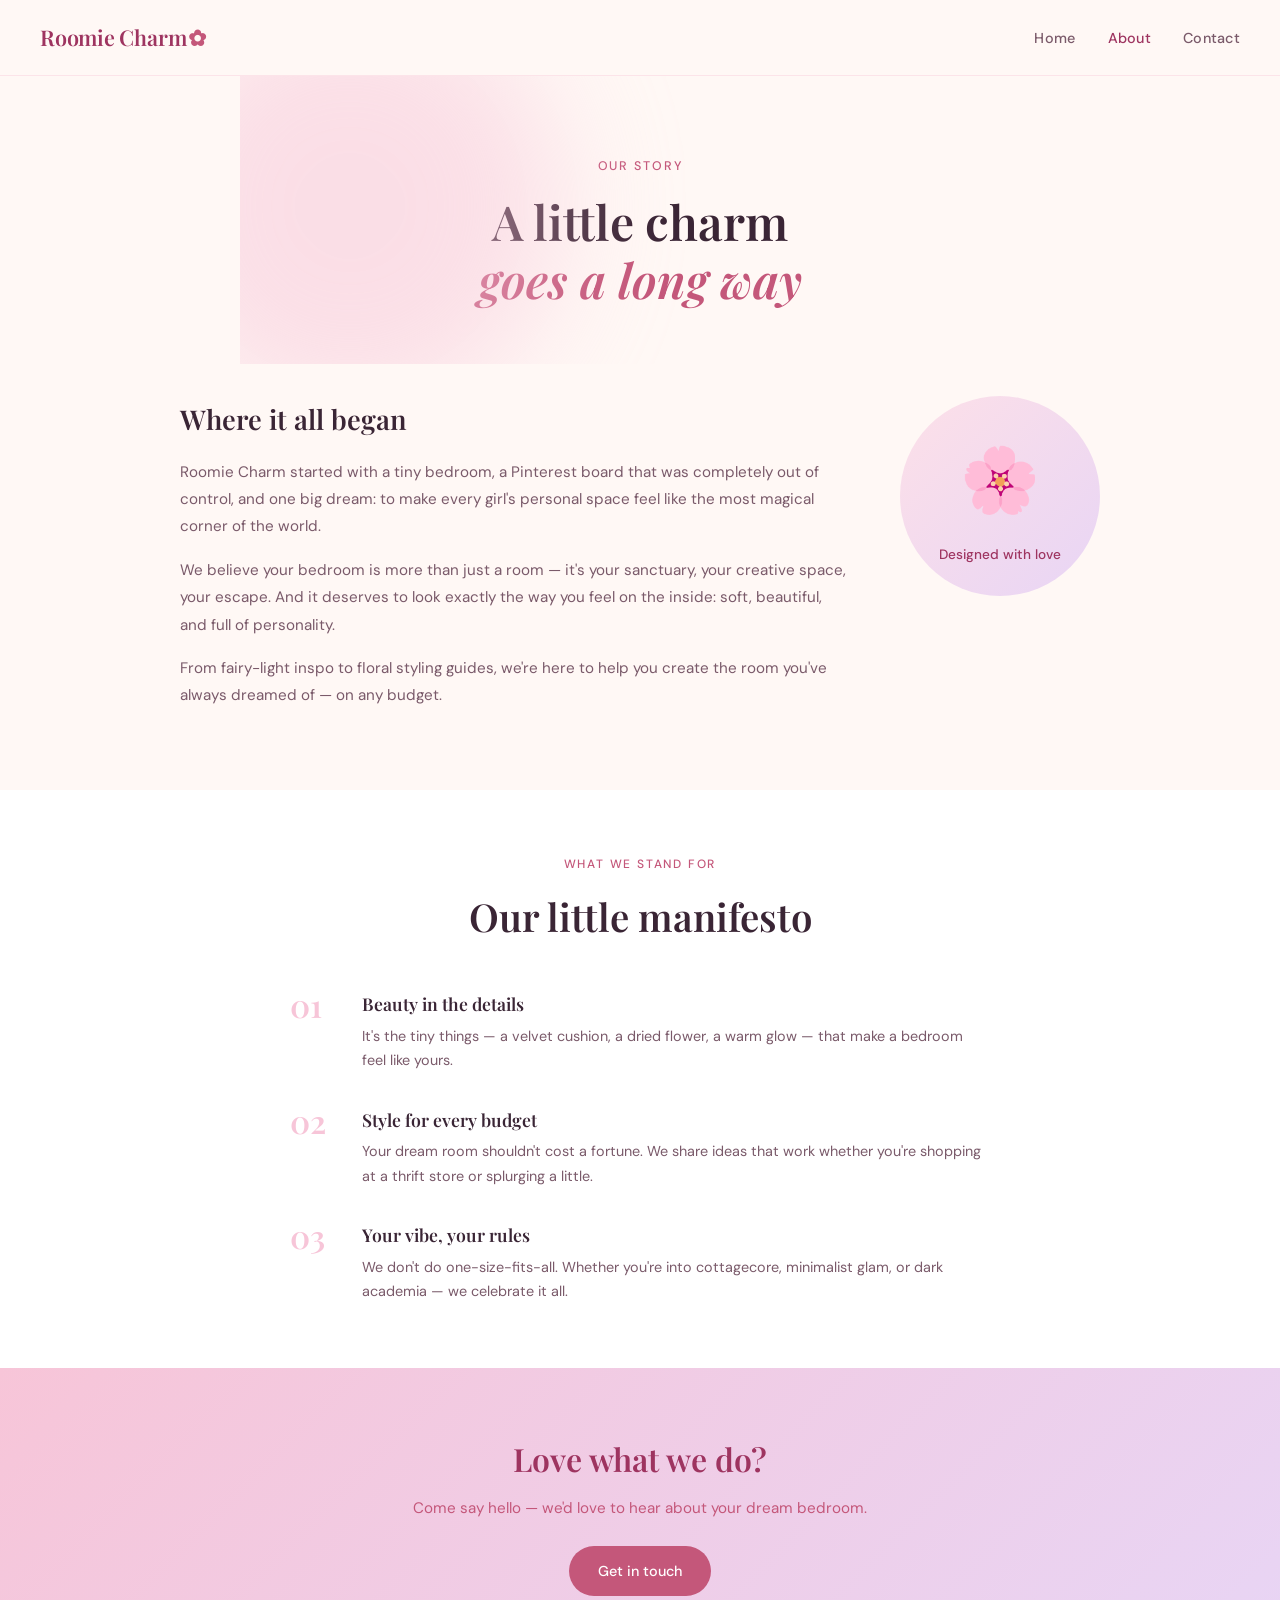
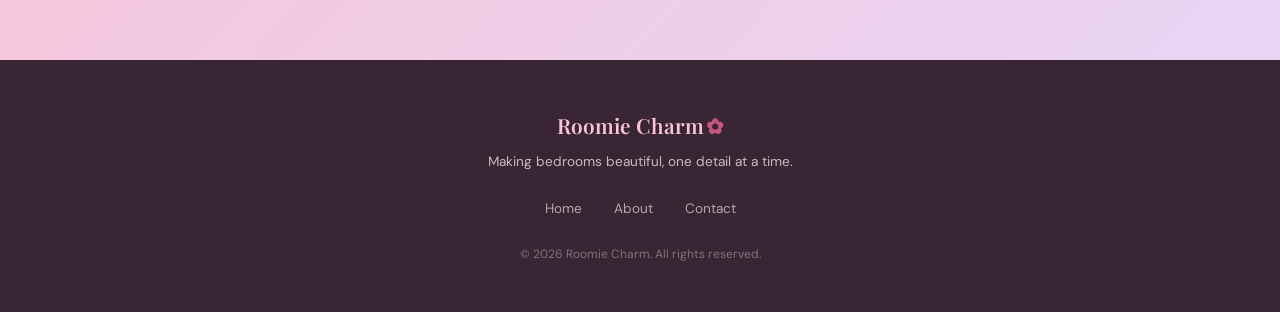
<file: about.html>
<!DOCTYPE html>
<html lang="en">
<head>
  <meta charset="UTF-8" />
  <meta name="viewport" content="width=device-width, initial-scale=1.0" />
  <title>About – Roomie Charm</title>
  <link rel="preconnect" href="https://fonts.googleapis.com" />
  <link href="https://fonts.googleapis.com/css2?family=Playfair+Display:ital,wght@0,400;0,600;1,400&family=DM+Sans:wght@300;400;500&display=swap" rel="stylesheet" />
  <link rel="stylesheet" href="style.css" />
</head>
<body>

  <nav class="nav">
    <a href="index.html" class="logo">Roomie Charm<span class="dot">✿</span></a>
    <ul class="nav-links">
      <li><a href="index.html">Home</a></li>
      <li><a href="about.html" class="active">About</a></li>
      <li><a href="contact.html">Contact</a></li>
    </ul>
    <button class="hamburger" onclick="toggleMenu()" aria-label="Menu">☰</button>
  </nav>
  <div class="mobile-menu" id="mobileMenu">
    <a href="index.html">Home</a>
    <a href="about.html">About</a>
    <a href="contact.html">Contact</a>
  </div>

  <!-- PAGE HERO -->
  <section class="page-hero">
    <div class="hero-blob blob1" style="opacity:0.5;"></div>
    <p class="eyebrow">our story</p>
    <h1>A little charm<br /><em>goes a long way</em></h1>
  </section>

  <!-- STORY -->
  <section class="about-story">
    <div class="story-text">
      <h2>Where it all began</h2>
      <p>Roomie Charm started with a tiny bedroom, a Pinterest board that was completely out of control, and one big dream: to make every girl's personal space feel like the most magical corner of the world.</p>
      <p>We believe your bedroom is more than just a room — it's your sanctuary, your creative space, your escape. And it deserves to look exactly the way you feel on the inside: soft, beautiful, and full of personality.</p>
      <p>From fairy-light inspo to floral styling guides, we're here to help you create the room you've always dreamed of — on any budget.</p>
    </div>
    <div class="story-visual">
      <div class="story-blob-card">
        <span style="font-size: 4rem;">🌸</span>
        <p>Designed with love</p>
      </div>
    </div>
  </section>

  <!-- VALUES -->
  <section class="values">
    <p class="section-eyebrow">what we stand for</p>
    <h2 class="section-title">Our little manifesto</h2>
    <div class="values-list">
      <div class="value-item">
        <span class="value-num">01</span>
        <div>
          <h3>Beauty in the details</h3>
          <p>It's the tiny things — a velvet cushion, a dried flower, a warm glow — that make a bedroom feel like yours.</p>
        </div>
      </div>
      <div class="value-item">
        <span class="value-num">02</span>
        <div>
          <h3>Style for every budget</h3>
          <p>Your dream room shouldn't cost a fortune. We share ideas that work whether you're shopping at a thrift store or splurging a little.</p>
        </div>
      </div>
      <div class="value-item">
        <span class="value-num">03</span>
        <div>
          <h3>Your vibe, your rules</h3>
          <p>We don't do one-size-fits-all. Whether you're into cottagecore, minimalist glam, or dark academia — we celebrate it all.</p>
        </div>
      </div>
    </div>
  </section>

  <!-- CTA BAND -->
  <section class="cta-band">
    <h2>Love what we do?</h2>
    <p>Come say hello — we'd love to hear about your dream bedroom.</p>
    <a href="contact.html" class="btn-primary">Get in touch</a>
  </section>

  <footer class="footer">
    <div class="footer-inner">
      <p class="footer-logo">Roomie Charm<span class="dot">✿</span></p>
      <p class="footer-tagline">Making bedrooms beautiful, one detail at a time.</p>
      <nav class="footer-nav">
        <a href="index.html">Home</a>
        <a href="about.html">About</a>
        <a href="contact.html">Contact</a>
      </nav>
      <p class="footer-copy">© 2026 Roomie Charm. All rights reserved.</p>
    </div>
  </footer>

  <script>
    function toggleMenu() {
      document.getElementById('mobileMenu').classList.toggle('open');
    }
  </script>
</body>
</html>
</file>
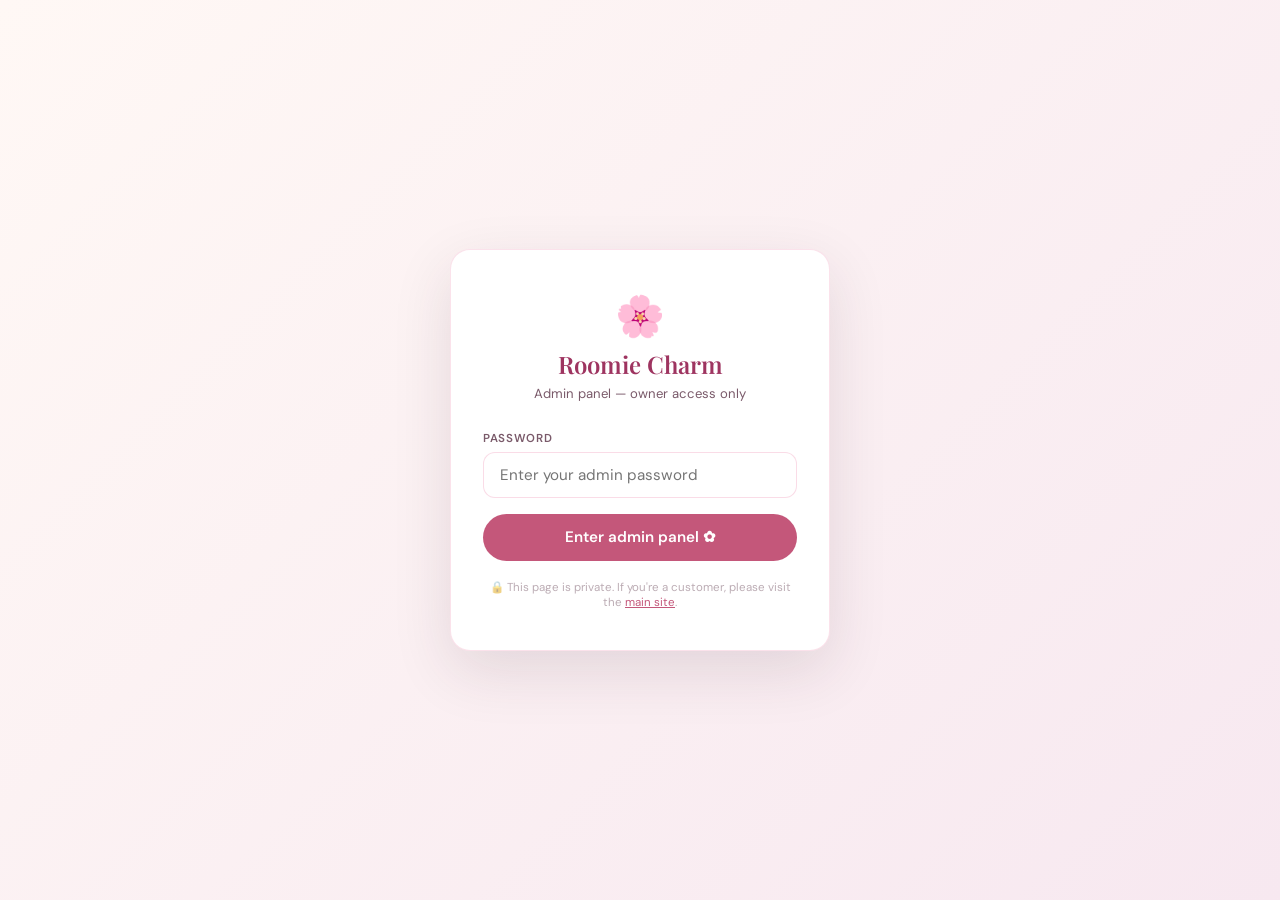
<file: admin.html>
<!DOCTYPE html>
<html lang="en">
<head>
  <meta charset="UTF-8" />
  <meta name="viewport" content="width=device-width, initial-scale=1.0" />
  <title>Admin Panel – Roomie Charm ✿</title>
  <link rel="preconnect" href="https://fonts.googleapis.com" />
  <link href="https://fonts.googleapis.com/css2?family=Playfair+Display:ital,wght@0,400;0,600;1,400&family=DM+Sans:wght@300;400;500&display=swap" rel="stylesheet" />
  <style>
    *, *::before, *::after { box-sizing: border-box; margin: 0; padding: 0; }
    :root {
      --pink:#f7c5d8;--pink-dark:#c4577a;--pink-deep:#9e3460;
      --lav:#e8d5f5;--cream:#fff8f5;--text:#3a2535;--muted:#7a5a6a;--white:#fff;
      --green:#3b6d11;--green-bg:#f5fde8;--r:14px;--rs:10px;
    }
    body{font-family:'DM Sans',sans-serif;background:#f9f0f5;color:var(--text);min-height:100vh;}
    .topbar{background:var(--white);border-bottom:1px solid rgba(247,197,216,0.5);padding:1rem 2rem;display:flex;align-items:center;justify-content:space-between;position:sticky;top:0;z-index:50;}
    .topbar-logo{font-family:'Playfair Display',serif;font-size:1.2rem;font-weight:600;color:var(--pink-deep);}
    .topbar-logo span{color:var(--pink-dark);}
    .topbar-links{display:flex;gap:.8rem;}
    .topbar-links a{font-size:.82rem;font-weight:500;color:var(--muted);text-decoration:none;padding:.4rem 1rem;border-radius:50px;border:1px solid rgba(247,197,216,.6);transition:all .2s;}
    .topbar-links a:hover{background:var(--pink);color:var(--pink-deep);}
    .admin-layout{display:grid;grid-template-columns:220px 1fr;min-height:calc(100vh - 60px);}
    .sidebar{background:var(--white);border-right:1px solid rgba(247,197,216,.4);padding:1.5rem 0;position:sticky;top:60px;height:calc(100vh - 60px);overflow-y:auto;}
    .sidebar-section{padding:.5rem 1.2rem;font-size:.7rem;text-transform:uppercase;letter-spacing:.1em;color:var(--pink-dark);font-weight:600;margin-top:1rem;}
    .sidebar-item{display:flex;align-items:center;gap:.6rem;padding:.65rem 1.4rem;font-size:.88rem;color:var(--muted);cursor:pointer;transition:all .15s;border:none;background:none;width:100%;text-align:left;font-family:'DM Sans',sans-serif;}
    .sidebar-item:hover{background:var(--cream);color:var(--text);}
    .sidebar-item.active{background:linear-gradient(90deg,rgba(247,197,216,.3),transparent);color:var(--pink-deep);font-weight:500;border-left:3px solid var(--pink-dark);}
    .main{padding:2rem;}
    .panel{display:none;} .panel.active{display:block;}
    .panel-title{font-family:'Playfair Display',serif;font-size:1.6rem;font-weight:600;color:var(--text);margin-bottom:.3rem;}
    .panel-sub{font-size:.88rem;color:var(--muted);margin-bottom:1.8rem;}
    .card{background:var(--white);border-radius:var(--r);border:1px solid rgba(247,197,216,.4);padding:1.5rem;margin-bottom:1.5rem;}
    .card-title{font-size:.9rem;font-weight:600;color:var(--text);margin-bottom:1rem;}
    .field{display:flex;flex-direction:column;gap:.35rem;margin-bottom:1rem;}
    .field label{font-size:.75rem;font-weight:600;text-transform:uppercase;letter-spacing:.05em;color:var(--muted);}
    .field input,.field select,.field textarea{font-family:'DM Sans',sans-serif;font-size:.9rem;padding:.65rem .9rem;border:1.5px solid rgba(247,197,216,.6);border-radius:var(--rs);background:var(--white);color:var(--text);outline:none;transition:border-color .2s;width:100%;}
    .field input:focus,.field select:focus,.field textarea:focus{border-color:var(--pink-dark);}
    .field textarea{resize:vertical;min-height:80px;}
    .form-row{display:grid;grid-template-columns:1fr 1fr;gap:1rem;}
    .btn{font-family:'DM Sans',sans-serif;font-size:.88rem;font-weight:500;padding:.6rem 1.4rem;border-radius:50px;border:none;cursor:pointer;transition:all .2s;display:inline-flex;align-items:center;gap:.4rem;text-decoration:none;}
    .btn-pink{background:var(--pink-dark);color:#fff;} .btn-pink:hover{background:var(--pink-deep);}
    .btn-outline{background:transparent;color:var(--pink-dark);border:1.5px solid var(--pink-dark);} .btn-outline:hover{background:var(--pink);}
    .btn-danger{background:transparent;color:#c0392b;border:1.5px solid #e74c3c;} .btn-danger:hover{background:#fde8e8;}
    .btn-sm{padding:.35rem .9rem;font-size:.8rem;}
    .btn-group{display:flex;gap:.6rem;flex-wrap:wrap;margin-top:.5rem;}
    .img-upload-box{border:2px dashed rgba(247,197,216,.8);border-radius:var(--r);padding:1.2rem;text-align:center;cursor:pointer;transition:all .2s;background:var(--cream);position:relative;}
    .img-upload-box:hover{border-color:var(--pink-dark);background:rgba(247,197,216,.08);}
    .img-upload-box .upload-icon{font-size:2rem;margin-bottom:.4rem;}
    .img-upload-box p{font-size:.82rem;color:var(--muted);}
    .img-upload-box p strong{color:var(--pink-dark);}
    .img-upload-input{position:absolute;inset:0;opacity:0;cursor:pointer;width:100%;height:100%;}
    .img-previews{display:flex;flex-wrap:wrap;gap:.6rem;margin-top:.9rem;}
    .img-thumb-wrap{position:relative;width:80px;height:80px;flex-shrink:0;}
    .img-thumb-wrap img{width:80px;height:80px;object-fit:cover;border-radius:var(--rs);border:2px solid rgba(247,197,216,.6);}
    .img-thumb-wrap.primary img{border-color:var(--pink-dark);}
    .img-thumb-del{position:absolute;top:-6px;right:-6px;background:var(--pink-dark);color:#fff;border:none;border-radius:50%;width:20px;height:20px;font-size:.8rem;cursor:pointer;display:flex;align-items:center;justify-content:center;line-height:1;}
    .img-primary-badge{position:absolute;bottom:3px;left:0;right:0;text-align:center;font-size:.6rem;font-weight:700;color:#fff;background:rgba(196,87,122,.8);border-radius:0 0 8px 8px;padding:1px 0;}
    .img-add-more{width:80px;height:80px;border:2px dashed rgba(247,197,216,.7);border-radius:var(--rs);display:flex;align-items:center;justify-content:center;cursor:pointer;color:var(--pink-dark);font-size:1.4rem;background:var(--cream);flex-shrink:0;transition:all .2s;position:relative;overflow:hidden;}
    .img-add-more:hover{background:rgba(247,197,216,.2);}
    .img-add-more input{position:absolute;inset:0;opacity:0;cursor:pointer;width:100%;height:100%;}
    .product-list{display:flex;flex-direction:column;gap:.8rem;}
    .product-row{background:var(--white);border:1px solid rgba(247,197,216,.4);border-radius:var(--r);padding:1rem 1.2rem;display:flex;align-items:center;gap:1rem;transition:box-shadow .2s;}
    .product-row:hover{box-shadow:0 4px 16px rgba(196,87,122,.1);}
    .product-row-img{width:56px;height:56px;border-radius:var(--rs);background:var(--cream);display:flex;align-items:center;justify-content:center;font-size:1.8rem;flex-shrink:0;overflow:hidden;}
    .product-row-img img{width:100%;height:100%;object-fit:cover;}
    .product-row-info{flex:1;min-width:0;}
    .product-row-name{font-size:.92rem;font-weight:500;color:var(--text);}
    .product-row-meta{font-size:.78rem;color:var(--muted);margin-top:2px;}
    .product-row-price{font-size:.95rem;font-weight:700;color:var(--pink-deep);white-space:nowrap;}
    .product-row-actions{display:flex;gap:.5rem;flex-shrink:0;}
    .badge-pill{font-size:.68rem;font-weight:600;padding:2px 8px;border-radius:50px;background:var(--pink);color:var(--pink-deep);}
    .cat-grid{display:grid;grid-template-columns:repeat(auto-fill,minmax(180px,1fr));gap:1rem;margin-bottom:1.5rem;}
    .cat-item{background:var(--white);border:1.5px solid rgba(247,197,216,.5);border-radius:var(--r);padding:1rem;display:flex;align-items:center;gap:.8rem;}
    .cat-emoji-display{font-size:1.6rem;flex-shrink:0;}
    .cat-info{flex:1;min-width:0;}
    .cat-name{font-size:.85rem;font-weight:500;color:var(--text);white-space:nowrap;overflow:hidden;text-overflow:ellipsis;}
    .cat-id{font-size:.72rem;color:var(--muted);}
    .cat-del{background:none;border:none;cursor:pointer;color:var(--muted);font-size:1rem;padding:.2rem;flex-shrink:0;}
    .cat-del:hover{color:#c0392b;}
    .stats-grid{display:grid;grid-template-columns:repeat(auto-fit,minmax(140px,1fr));gap:1rem;margin-bottom:1.5rem;}
    .stat-card{background:var(--white);border-radius:var(--r);border:1px solid rgba(247,197,216,.4);padding:1.2rem;text-align:center;}
    .stat-num{font-family:'Playfair Display',serif;font-size:2rem;font-weight:600;color:var(--pink-deep);}
    .stat-label{font-size:.78rem;color:var(--muted);margin-top:4px;}
    .toast{position:fixed;bottom:2rem;right:2rem;background:var(--text);color:#fff;padding:.8rem 1.4rem;border-radius:50px;font-size:.88rem;font-weight:500;z-index:999;transform:translateY(80px);opacity:0;transition:all .3s;pointer-events:none;}
    .toast.show{transform:translateY(0);opacity:1;}
    .empty-state{text-align:center;padding:3rem;color:var(--muted);}
    .empty-state span{font-size:3rem;display:block;margin-bottom:.8rem;}
    .modal-bg{position:fixed;inset:0;background:rgba(58,37,53,.4);z-index:200;display:none;align-items:center;justify-content:center;padding:1rem;}
    .modal-bg.open{display:flex;}
    .modal{background:var(--white);border-radius:var(--r);padding:2rem;width:100%;max-width:560px;max-height:90vh;overflow-y:auto;position:relative;}
    .modal-title{font-family:'Playfair Display',serif;font-size:1.3rem;font-weight:600;margin-bottom:1.2rem;color:var(--text);}
    .modal-close{position:absolute;top:1rem;right:1.2rem;background:none;border:none;font-size:1.3rem;cursor:pointer;color:var(--muted);}
    @media(max-width:680px){
      .admin-layout{grid-template-columns:1fr;}
      .sidebar{position:static;height:auto;display:flex;flex-wrap:wrap;gap:.3rem;padding:.8rem;border-right:none;border-bottom:1px solid rgba(247,197,216,.4);}
      .sidebar-section{display:none;}
      .sidebar-item{padding:.4rem .8rem;border-radius:50px;border:1px solid rgba(247,197,216,.4);width:auto;}
      .sidebar-item.active{border-left:none;background:var(--pink);color:var(--pink-deep);}
      .form-row{grid-template-columns:1fr;}
    }
  </style>
</head>
<body>
<!-- ══════════════════════════════════════
     ADMIN LOGIN GATE — only you can pass
═══════════════════════════════════════ -->
<div id="loginGate" style="
  position:fixed;inset:0;z-index:9999;
  background:linear-gradient(135deg,#fff8f5 0%,#f7e8f0 100%);
  display:flex;align-items:center;justify-content:center;
  font-family:'DM Sans',sans-serif;
">
  <div style="
    background:#fff;border-radius:20px;padding:2.5rem 2rem;
    width:min(380px,92vw);text-align:center;
    border:1px solid rgba(247,197,216,.5);
    box-shadow:0 20px 60px rgba(58,37,53,.12);
  ">
    <!-- Logo -->
    <div style="font-size:2.5rem;margin-bottom:.4rem;">🌸</div>
    <h1 style="font-family:'Playfair Display',serif;font-size:1.5rem;font-weight:600;color:#9e3460;margin-bottom:.3rem;">Roomie Charm</h1>
    <p style="font-size:.82rem;color:#7a5a6a;margin-bottom:1.8rem;">Admin panel — owner access only</p>

    <!-- Password field -->
    <div style="margin-bottom:1rem;text-align:left;">
      <label style="font-size:.72rem;font-weight:600;text-transform:uppercase;letter-spacing:.06em;color:#7a5a6a;display:block;margin-bottom:.35rem;">Password</label>
      <input
        type="password" id="adminPwInput"
        placeholder="Enter your admin password"
        onkeydown="if(event.key==='Enter')checkAdminPw()"
        style="
          width:100%;padding:.75rem 1rem;border:1.5px solid rgba(247,197,216,.6);
          border-radius:12px;font-size:.95rem;font-family:'DM Sans',sans-serif;
          outline:none;color:#3a2535;transition:border-color .2s;
        "
        onfocus="this.style.borderColor='#c4577a'"
        onblur="this.style.borderColor='rgba(247,197,216,.6)'"
      />
    </div>

    <!-- Error message -->
    <div id="loginError" style="
      display:none;background:#fde8e8;color:#c0392b;
      border-radius:10px;padding:.6rem .9rem;font-size:.82rem;
      margin-bottom:.8rem;
    ">❌ Wrong password — try again</div>

    <!-- Login button -->
    <button onclick="checkAdminPw()" style="
      width:100%;background:#c4577a;color:#fff;border:none;
      border-radius:50px;padding:.85rem;font-size:.95rem;font-weight:600;
      cursor:pointer;font-family:'DM Sans',sans-serif;
      transition:background .2s;
    "
    onmouseover="this.style.background='#9e3460'"
    onmouseout="this.style.background='#c4577a'"
    >Enter admin panel ✿</button>

    <!-- Hint -->
    <p style="font-size:.72rem;color:rgba(122,90,106,.5);margin-top:1.2rem;">
      🔒 This page is private. If you're a customer, please visit the <a href="index.html" style="color:#c4577a;">main site</a>.
    </p>
  </div>
</div>

<!-- Main admin content — hidden until logged in -->
<div id="adminContent" style="display:none;">


<div class="topbar">
  <div class="topbar-logo">Roomie Charm <span>✿</span> <span style="font-size:.75rem;color:var(--muted);font-family:'DM Sans',sans-serif;font-weight:400;">Admin Panel</span></div>
  <div class="topbar-links">
    <a href="shop.html" target="_blank">👀 View shop</a>
    <a href="index.html" target="_blank">🏠 Homepage</a>
    <button onclick="adminLogout()" style="font-size:.82rem;font-weight:500;color:#c4577a;background:none;border:1px solid rgba(247,197,216,.6);padding:.4rem 1rem;border-radius:50px;cursor:pointer;font-family:'DM Sans',sans-serif;">🔓 Log out</button>
  </div>
</div>

<div class="admin-layout">
  <nav class="sidebar">
    <p class="sidebar-section">Manage</p>
    <button class="sidebar-item active" onclick="showPanel('dashboard')">📊 Dashboard</button>
    <button class="sidebar-item" onclick="showPanel('products')">🛍️ Products</button>
    <button class="sidebar-item" onclick="showPanel('categories')">🗂️ Categories</button>
    <p class="sidebar-section">Store</p>
    <button class="sidebar-item" onclick="showPanel('layout')">🎨 Shop layout</button>
    <button class="sidebar-item" onclick="showPanel('settings')">⚙️ Settings</button>
    <p class="sidebar-section">Help</p>
    <button class="sidebar-item" onclick="showPanel('guide')">💡 How-to guide</button>
  </nav>

  <main class="main">

    <!-- DASHBOARD -->
    <div class="panel active" id="panel-dashboard">
      <h1 class="panel-title">Welcome back! 🌸</h1>
      <p class="panel-sub">Here's a quick look at your Roomie Charm store.</p>
      <div class="stats-grid" id="statsGrid"></div>
      <div class="card">
        <div class="card-title">⚡ Quick actions</div>
        <div class="btn-group">
          <button class="btn btn-pink" onclick="showPanel('products');openAddModal()">+ Add new product</button>
          <button class="btn btn-outline" onclick="showPanel('categories')">Manage categories</button>
          <button class="btn btn-outline" onclick="showPanel('layout')">Edit shop layout</button>
          <a href="shop.html" target="_blank" class="btn btn-outline">View live shop</a>
        </div>
      </div>
      <div class="card">
        <div class="card-title">📦 Your products</div>
        <div id="dashProductList" class="product-list"></div>
      </div>
    </div>

    <!-- PRODUCTS -->
    <div class="panel" id="panel-products">
      <h1 class="panel-title">Products 🛍️</h1>
      <p class="panel-sub">Add, edit, or remove products. Upload a real photo for each one!</p>
      <div class="btn-group" style="margin-bottom:1.5rem;">
        <button class="btn btn-pink" onclick="openAddModal()">+ Add product</button>
      </div>
      <div class="product-list" id="productList"></div>
    </div>

    <!-- CATEGORIES -->
    <div class="panel" id="panel-categories">
      <h1 class="panel-title">Categories 🗂️</h1>
      <p class="panel-sub">These appear as filter buttons in your shop. Add your own anytime!</p>
      <div class="card">
        <div class="card-title">✏️ Add a new category</div>
        <div class="form-row">
          <div class="field"><label>Category name</label><input id="newCatName" type="text" placeholder="e.g. Jewellery" /></div>
          <div class="field"><label>Emoji icon</label><input id="newCatEmoji" type="text" placeholder="e.g. 💍" maxlength="4" /></div>
        </div>
        <button class="btn btn-pink" onclick="addCategory()">Add category</button>
      </div>
      <div class="cat-grid" id="catGrid"></div>
    </div>

    <!-- LAYOUT -->
    <div class="panel" id="panel-layout">
      <h1 class="panel-title">Shop layout 🎨</h1>
      <p class="panel-sub">Choose how products appear in your shop — no code needed!</p>
      <div class="card">
        <div class="card-title">🖼️ Product display</div>
        <div class="field"><label>Products per row (on desktop)</label>
          <select id="layoutCols" onchange="saveLayout()">
            <option value="2">2 columns — large cards</option>
            <option value="3" selected>3 columns — standard</option>
            <option value="4">4 columns — compact</option>
          </select></div>
        <div class="field"><label>Show product description on card</label>
          <select id="layoutDesc" onchange="saveLayout()">
            <option value="yes">Yes — show description</option>
            <option value="no">No — keep it clean</option>
          </select></div>
        <div class="field"><label>Show badges (New, Bestseller, Sale)</label>
          <select id="layoutBadges" onchange="saveLayout()">
            <option value="yes">Yes — show badges</option>
            <option value="no">No — hide badges</option>
          </select></div>
        <div class="field"><label>Default sort order in shop</label>
          <select id="layoutSort" onchange="saveLayout()">
            <option value="default">Newest first</option>
            <option value="price-asc">Price: low to high</option>
            <option value="price-desc">Price: high to low</option>
            <option value="name">Name A–Z</option>
          </select></div>
        <p style="font-size:.8rem;color:var(--muted);margin-top:.5rem;">Changes save automatically and apply to your shop instantly.</p>
      </div>
    </div>
 
    <!-- SETTINGS -->
    <div class="panel" id="panel-settings">
      <h1 class="panel-title">Store settings ⚙️</h1>
      <p class="panel-sub">Update your store name, shipping fees, and contact details.</p>
      <div class="card">
        <div class="card-title">🏪 Store info</div>
        <div class="field"><label>Store name</label><input id="setStoreName" type="text" placeholder="Roomie Charm" /></div>
        <div class="field"><label>Tagline</label><input id="setTagline" type="text" placeholder="Making bedrooms beautiful, one detail at a time." /></div>
        <div class="field"><label>Email address</label><input id="setEmail" type="email" placeholder="roomiecharm.com" /></div>
        <div class="field"><label>WhatsApp number</label><input id="setWhatsapp" type="text" placeholder="0626330376" /></div>
        <div class="field"><label>Instagram handle</label><input id="setInsta" type="text" placeholder="@roomie_charm" /></div>
      </div>
      <div class="card">
        <div class="card-title">🚚 Shipping</div>
        <div class="form-row">
          <div class="field"><label>Shipping fee (R)</label><input id="setShipping" type="number" placeholder="60" /></div>
          <div class="field"><label>Free shipping over (R)</label><input id="setFreeShipping" type="number" placeholder="500" /></div>
        </div>
        <div class="field"><label>Estimated delivery time</label><input id="setDelivery" type="text" placeholder="3–5 business days" /></div>
      </div>
      <button class="btn btn-pink" onclick="saveSettings()">Save settings ✿</button>
    </div>

    <!-- GUIDE -->
    <div class="panel" id="panel-guide">
      <h1 class="panel-title">How-to guide 💡</h1>
      <p class="panel-sub">Everything you need to run your shop — no tech skills needed!</p>
      <div class="card"><div class="card-title">🛍️ How to add a product</div>
        <ol style="padding-left:1.2rem;line-height:2.4;font-size:.9rem;color:var(--muted);">
          <li>Click <strong style="color:var(--text);">Products</strong> in the sidebar</li>
          <li>Click <strong style="color:var(--text);">+ Add product</strong></li>
          <li>Fill in the name, price, category and description</li>
          <li>Click the photo box and pick an image from your computer</li>
          <li>Click <strong style="color:var(--text);">Save product</strong> — done! It appears in your shop straight away.</li>
        </ol></div>
      <div class="card"><div class="card-title">🗂️ How to add a category</div>
        <ol style="padding-left:1.2rem;line-height:2.4;font-size:.9rem;color:var(--muted);">
          <li>Click <strong style="color:var(--text);">Categories</strong> in the sidebar</li>
          <li>Type the category name (e.g. <em>Jewellery</em>)</li>
          <li>Pick a fun emoji to represent it</li>
          <li>Click <strong style="color:var(--text);">Add category</strong> — it appears as a filter button in your shop immediately!</li>
        </ol></div>
      <div class="card"><div class="card-title">📷 Tips for great product photos</div>
        <ul style="padding-left:1.2rem;line-height:2.4;font-size:.9rem;color:var(--muted);">
          <li>Use natural light — near a window is perfect</li>
          <li>A plain white or cream background looks the cleanest</li>
          <li>Square photos (1:1 ratio) work best for product cards</li>
          <li>Keep file sizes under 2MB so your site loads fast</li>
        </ul></div>
      <div class="card"><div class="card-title">🌐 How to put your site online (free!)</div>
        <ol style="padding-left:1.2rem;line-height:2.4;font-size:.9rem;color:var(--muted);">
          <li>Go to <a href="https://netlify.com" target="_blank" style="color:var(--pink-dark);">netlify.com</a> and sign up free</li>
          <li>Drag your entire <strong style="color:var(--text);">roomie-charm</strong> folder onto the Netlify dashboard</li>
          <li>Your site goes live immediately with a free link!</li>
          <li>You can connect a custom domain like <em>roomie-charm.co.za</em> later</li>
        </ol></div>
    </div>

  </main>
</div>

<!-- ADD / EDIT MODAL -->
<div class="modal-bg" id="productModal">
  <div class="modal">
    <button class="modal-close" onclick="closeModal()">✕</button>
    <h2 class="modal-title" id="modalTitle">Add product ✿</h2>
    <input type="hidden" id="editId" />
    <div class="field">
      <label>Product photos <span style="font-weight:400;color:var(--muted);text-transform:none;font-size:.78rem">(first photo = main image · click ✕ to remove)</span></label>
      <div class="img-upload-box" id="uploadBox">
        <input class="img-upload-input" type="file" id="photoInput" accept="image/*" multiple onchange="handlePhotos(this)" />
        <div class="upload-icon">📷</div>
        <p><strong>Click to choose photos</strong> — you can select multiple at once!<br/><span style="font-size:.76rem">JPG, PNG or WEBP · max 3MB each</span></p>
      </div>
      <div class="img-previews" id="imgPreviews"></div>
    </div>
    <div class="form-row">
      <div class="field"><label>Product name *</label><input id="pName" type="text" placeholder="e.g. Rose Velvet Cushion" /></div>
      <div class="field"><label>Price (R) *</label><input id="pPrice" type="number" min="0" step="0.01" placeholder="199" /></div>
    </div>
    <div class="form-row">
      <div class="field"><label>Category *</label><select id="pCategory"></select></div>
      <div class="field"><label>Badge (optional)</label>
        <select id="pBadge">
          <option value="">No badge</option>
          <option value="New">New</option>
          <option value="Bestseller">Bestseller</option>
          <option value="Sale">Sale</option>
          <option value="Limited">Limited</option>
        </select></div>
    </div>
    <div class="field"><label>Description *</label><textarea id="pDesc" placeholder="Describe your product — material, size, colour, what makes it special..."></textarea></div>
    <div class="field"><label>Stock status</label>
      <select id="pStock">
        <option value="in">In stock</option>
        <option value="low">Low stock</option>
        <option value="out">Out of stock</option>
      </select></div>
    <div class="btn-group">
      <button class="btn btn-pink" onclick="saveProduct()">Save product ✿</button>
      <button class="btn btn-outline" onclick="closeModal()">Cancel</button>
    </div>
  </div>
</div>

<div class="toast" id="toast"></div>

<script src="cart.js"></script>
<script>
function showPanel(id){
  document.querySelectorAll('.panel').forEach(p=>p.classList.remove('active'));
  document.querySelectorAll('.sidebar-item').forEach(b=>b.classList.remove('active'));
  document.getElementById('panel-'+id).classList.add('active');
  const map={dashboard:0,products:1,categories:2,layout:3,settings:4,guide:5};
  const items=document.querySelectorAll('.sidebar-item');
  if(items[map[id]])items[map[id]].classList.add('active');
  if(id==='products')renderProductList();
  if(id==='categories')renderCategories();
  if(id==='dashboard')window._imgs=[];

// ── ADMIN PASSWORD GATE ──────────────────────────────────────
// 🔑 CHANGE THIS PASSWORD to something only you know!
const ADMIN_PASSWORD = 'roomiecharm2024';
const SESSION_KEY    = 'rc_admin_authed';

function checkAdminPw(){
  const input = document.getElementById('adminPwInput').value;
  const err   = document.getElementById('loginError');
  if(input === ADMIN_PASSWORD){
    // Store session so you don't have to re-enter on refresh (browser tab only)
    sessionStorage.setItem(SESSION_KEY,'yes');
    document.getElementById('loginGate').style.display='none';
    document.getElementById('adminContent').style.display='block';
    err.style.display='none';
    renderDashboard();
  } else {
    err.style.display='block';
    document.getElementById('adminPwInput').value='';
    document.getElementById('adminPwInput').focus();
    document.getElementById('adminPwInput').style.borderColor='#c0392b';
    setTimeout(()=>document.getElementById('adminPwInput').style.borderColor='rgba(247,197,216,.6)',1500);
  }
}

function adminLogout(){
  sessionStorage.removeItem(SESSION_KEY);
  document.getElementById('loginGate').style.display='flex';
  document.getElementById('adminContent').style.display='none';
  document.getElementById('adminPwInput').value='';
}

// Auto-unlock if already authenticated this session
if(sessionStorage.getItem(SESSION_KEY)==='yes'){
  document.getElementById('loginGate').style.display='none';
  document.getElementById('adminContent').style.display='block';
}

  if(id==='layout')loadLayout();
  if(id==='settings')loadSettings();
}
function toast(msg){const t=document.getElementById('toast');t.textContent=msg;t.classList.add('show');setTimeout(()=>t.classList.remove('show'),2500);}
function renderDashboard(){
  const products=RC.getProducts(),cats=RC.getCategories();
  document.getElementById('statsGrid').innerHTML=`
    <div class="stat-card"><div class="stat-num">${products.length}</div><div class="stat-label">Products</div></div>
    <div class="stat-card"><div class="stat-num">${cats.length}</div><div class="stat-label">Categories</div></div>
    <div class="stat-card"><div class="stat-num">R${products.length?Math.min(...products.map(p=>p.price)).toFixed(0):'–'}</div><div class="stat-label">Lowest price</div></div>
    <div class="stat-card"><div class="stat-num">R${products.length?Math.max(...products.map(p=>p.price)).toFixed(0):'–'}</div><div class="stat-label">Highest price</div></div>`;
  const list=document.getElementById('dashProductList');
  if(!products.length){list.innerHTML='<div class="empty-state"><span>🌸</span><p>No products yet!</p><button class="btn btn-pink btn-sm" onclick="showPanel(\'products\');openAddModal()" style="margin-top:.8rem;">Add your first product</button></div>';return;}
  list.innerHTML=products.slice(0,6).map(p=>productRowHTML(p)).join('');
}
function renderProductList(){
  const list=document.getElementById('productList'),products=RC.getProducts();
  if(!products.length){list.innerHTML='<div class="empty-state"><span>🛍️</span><p>No products yet. Click <strong>+ Add product</strong> above!</p></div>';return;}
  list.innerHTML=products.map(p=>productRowHTML(p)).join('');
}
function productRowHTML(p){
  const cat=RC.getCategories().find(c=>c.id===p.category);
  const img=p.img?`<div class="product-row-img"><img src="${p.img}" alt="${p.name}"></div>`:`<div class="product-row-img">${cat?cat.emoji:'🛍️'}</div>`;
  return`<div class="product-row">${img}
    <div class="product-row-info">
      <div class="product-row-name">${p.name}${p.badge?` <span class="badge-pill">${p.badge}</span>`:''}</div>
      <div class="product-row-meta">${cat?cat.emoji+' '+cat.label:p.category} · ${p.stock==='out'?'❌ Out of stock':p.stock==='low'?'⚠️ Low stock':'✅ In stock'}</div>
    </div>
    <div class="product-row-price">R${parseFloat(p.price).toFixed(2)}</div>
    <div class="product-row-actions">
      <button class="btn btn-outline btn-sm" onclick="openEditModal('${p.id}')">✏️ Edit</button>
      <button class="btn btn-danger btn-sm" onclick="deleteProduct('${p.id}')">🗑️</button>
    </div></div>`;
}
function openAddModal(){
  document.getElementById('modalTitle').textContent='Add product ✿';
  document.getElementById('editId').value='';
  ['pName','pDesc'].forEach(id=>document.getElementById(id).value='');
  document.getElementById('pPrice').value='';
  document.getElementById('pBadge').value='';
  document.getElementById('pStock').value='in';
  window._imgs=[];
  renderImgPreviews();
  populateCategorySelect();
  document.getElementById('productModal').classList.add('open');
}
function openEditModal(id){
  const p=RC.getProducts().find(x=>x.id===id);if(!p)return;
  document.getElementById('modalTitle').textContent='Edit product ✿';
  document.getElementById('editId').value=p.id;
  document.getElementById('pName').value=p.name;
  document.getElementById('pPrice').value=p.price;
  document.getElementById('pDesc').value=p.desc;
  document.getElementById('pBadge').value=p.badge||'';
  document.getElementById('pStock').value=p.stock||'in';
  // load existing images
  window._imgs=Array.isArray(p.imgs)&&p.imgs.length?[...p.imgs]:(p.img?[p.img]:[]);
  renderImgPreviews();
  populateCategorySelect(p.category);
  document.getElementById('productModal').classList.add('open');
}
function closeModal(){document.getElementById('productModal').classList.remove('open');}
function populateCategorySelect(selected){
  document.getElementById('pCategory').innerHTML=RC.getCategories().map(c=>`<option value="${c.id}"${selected===c.id?' selected':''}>${c.emoji} ${c.label}</option>`).join('');
}
function handlePhotos(input){
  const files=Array.from(input.files);
  if(!files.length)return;
  let loaded=0;
  files.forEach(file=>{
    if(file.size>4*1024*1024){toast('Photo too large — try under 3MB');return;}
    const reader=new FileReader();
    reader.onload=e=>{
      window._imgs.push(e.target.result);
      loaded++;
      if(loaded===files.filter(f=>f.size<=4*1024*1024).length) renderImgPreviews();
    };
    reader.readAsDataURL(file);
  });
  input.value=''; // reset so same files can be re-added if needed
}
function renderImgPreviews(){
  const wrap=document.getElementById('imgPreviews');
  if(!wrap)return;
  const imgs=window._imgs||[];
  wrap.innerHTML=imgs.map((src,i)=>`
    <div class="img-thumb-wrap${i===0?' primary':''}">
      <img src="${src}" alt="Photo ${i+1}">
      <button class="img-thumb-del" onclick="removeImg(${i})" title="Remove">✕</button>
      ${i===0?'<div class="img-primary-badge">Main</div>':''}
    </div>`).join('')
  + (imgs.length<10?`<div class="img-add-more" title="Add more photos"><input type="file" accept="image/*" multiple onchange="handlePhotos(this)"/>+</div>`:'');
}
function removeImg(idx){
  window._imgs.splice(idx,1);
  renderImgPreviews();
}
function saveProduct(){
  const name=document.getElementById('pName').value.trim();
  const price=parseFloat(document.getElementById('pPrice').value);
  const desc=document.getElementById('pDesc').value.trim();
  const category=document.getElementById('pCategory').value;
  if(!name||!price||!desc||!category){toast('Please fill in all required fields ✿');return;}
  const products=RC.getProducts();
  const editId=document.getElementById('editId').value;
  const imgs=window._imgs||[];
  const product={id:editId||'p_'+Date.now(),name,price,desc,category,badge:document.getElementById('pBadge').value,stock:document.getElementById('pStock').value,img:imgs[0]||'',imgs:imgs};
  if(editId){const idx=products.findIndex(p=>p.id===editId);if(idx>-1)products[idx]=product;}
  else products.unshift(product);
  RC.saveProducts(products);
  closeModal();renderProductList();window._imgs=[];

// ── ADMIN PASSWORD GATE ──────────────────────────────────────
// 🔑 CHANGE THIS PASSWORD to something only you know!
const ADMIN_PASSWORD = 'roomiecharm';
const SESSION_KEY    = 'rc_admin_authed';

function checkAdminPw(){
  const input = document.getElementById('adminPwInput').value;
  const err   = document.getElementById('loginError');
  if(input === ADMIN_PASSWORD){
    // Store session so you don't have to re-enter on refresh (browser tab only)
    sessionStorage.setItem(SESSION_KEY,'yes');
    document.getElementById('loginGate').style.display='none';
    document.getElementById('adminContent').style.display='block';
    err.style.display='none';
    renderDashboard();
  } else {
    err.style.display='block';
    document.getElementById('adminPwInput').value='';
    document.getElementById('adminPwInput').focus();
    document.getElementById('adminPwInput').style.borderColor='#c0392b';
    setTimeout(()=>document.getElementById('adminPwInput').style.borderColor='rgba(247,197,216,.6)',1500);
  }
}

function adminLogout(){
  sessionStorage.removeItem(SESSION_KEY);
  document.getElementById('loginGate').style.display='flex';
  document.getElementById('adminContent').style.display='none';
  document.getElementById('adminPwInput').value='';
}

// Auto-unlock if already authenticated this session
if(sessionStorage.getItem(SESSION_KEY)==='yes'){
  document.getElementById('loginGate').style.display='none';
  document.getElementById('adminContent').style.display='block';
}

  toast(editId?'✅ Product updated!':'✅ Product added to your shop!');
}
function deleteProduct(id){
  if(!confirm('Delete this product? This cannot be undone.'))return;
  RC.saveProducts(RC.getProducts().filter(p=>p.id!==id));
  renderProductList();window._imgs=[];

// ── ADMIN PASSWORD GATE ──────────────────────────────────────
// 🔑 CHANGE THIS PASSWORD to something only you know!
const ADMIN_PASSWORD = 'roomiecharm';
const SESSION_KEY    = 'rc_admin_authed';

function checkAdminPw(){
  const input = document.getElementById('adminPwInput').value;
  const err   = document.getElementById('loginError');
  if(input === ADMIN_PASSWORD){
    // Store session so you don't have to re-enter on refresh (browser tab only)
    sessionStorage.setItem(SESSION_KEY,'yes');
    document.getElementById('loginGate').style.display='none';
    document.getElementById('adminContent').style.display='block';
    err.style.display='none';
    renderDashboard();
  } else {
    err.style.display='block';
    document.getElementById('adminPwInput').value='';
    document.getElementById('adminPwInput').focus();
    document.getElementById('adminPwInput').style.borderColor='#c0392b';
    setTimeout(()=>document.getElementById('adminPwInput').style.borderColor='rgba(247,197,216,.6)',1500);
  }
}

function adminLogout(){
  sessionStorage.removeItem(SESSION_KEY);
  document.getElementById('loginGate').style.display='flex';
  document.getElementById('adminContent').style.display='none';
  document.getElementById('adminPwInput').value='';
}

// Auto-unlock if already authenticated this session
if(sessionStorage.getItem(SESSION_KEY)==='yes'){
  document.getElementById('loginGate').style.display='none';
  document.getElementById('adminContent').style.display='block';
}
toast('🗑️ Product deleted');
}
function renderCategories(){
  const grid=document.getElementById('catGrid'),cats=RC.getCategories();
  if(!cats.length){grid.innerHTML='<div class="empty-state"><span>🗂️</span><p>No categories yet.</p></div>';return;}
  grid.innerHTML=cats.map(c=>`<div class="cat-item"><span class="cat-emoji-display">${c.emoji}</span><div class="cat-info"><div class="cat-name">${c.label}</div><div class="cat-id">${c.id}</div></div><button class="cat-del" onclick="deleteCategory('${c.id}')">✕</button></div>`).join('');
}
function addCategory(){
  const name=document.getElementById('newCatName').value.trim();
  const emoji=document.getElementById('newCatEmoji').value.trim()||'✨';
  if(!name){toast('Please enter a category name');return;}
  const id=name.toLowerCase().replace(/[^a-z0-9]/g,'_');
  const cats=RC.getCategories();
  if(cats.find(c=>c.id===id)){toast('That category already exists!');return;}
  cats.push({id,label:name,emoji});RC.saveCategories(cats);
  document.getElementById('newCatName').value='';document.getElementById('newCatEmoji').value='';
  renderCategories();toast('✅ Category added!');
}
function deleteCategory(id){
  if(!confirm('Delete this category?'))return;
  RC.saveCategories(RC.getCategories().filter(c=>c.id!==id));
  renderCategories();toast('🗑️ Category deleted');
}
function loadLayout(){
  try{const l=JSON.parse(localStorage.getItem('rc_layout')||'{}');
    if(l.cols)document.getElementById('layoutCols').value=l.cols;
    if(l.badges)document.getElementById('layoutBadges').value=l.badges;
    if(l.desc)document.getElementById('layoutDesc').value=l.desc;
    if(l.sort)document.getElementById('layoutSort').value=l.sort;
  }catch{}
}
function saveLayout(){
  localStorage.setItem('rc_layout',JSON.stringify({cols:document.getElementById('layoutCols').value,badges:document.getElementById('layoutBadges').value,desc:document.getElementById('layoutDesc').value,sort:document.getElementById('layoutSort').value}));
  toast('✅ Layout saved!');
}
function loadSettings(){
  try{const s=JSON.parse(localStorage.getItem('rc_settings')||'{}');
    document.getElementById('setStoreName').value=s.name||'';
    document.getElementById('setTagline').value=s.tagline||'';
    document.getElementById('setEmail').value=s.email||'';
    document.getElementById('setWhatsapp').value=s.whatsapp||'';
    document.getElementById('setInsta').value=s.insta||'';
    document.getElementById('setShipping').value=s.shipping||'';
    document.getElementById('setFreeShipping').value=s.freeShipping||'';
    document.getElementById('setDelivery').value=s.delivery||'';
  }catch{}
}
function saveSettings(){
  localStorage.setItem('rc_settings',JSON.stringify({name:document.getElementById('setStoreName').value,tagline:document.getElementById('setTagline').value,email:document.getElementById('setEmail').value,whatsapp:document.getElementById('setWhatsapp').value,insta:document.getElementById('setInsta').value,shipping:document.getElementById('setShipping').value,freeShipping:document.getElementById('setFreeShipping').value,delivery:document.getElementById('setDelivery').value}));
  toast('✅ Settings saved!');
}
window._imgs=[];

// ── ADMIN PASSWORD GATE ──────────────────────────────────────
// 🔑 CHANGE THIS PASSWORD to something only you know!
const ADMIN_PASSWORD = 'roomiecharm';
const SESSION_KEY    = 'rc_admin_authed';

function checkAdminPw(){
  const input = document.getElementById('adminPwInput').value;
  const err   = document.getElementById('loginError');
  if(input === ADMIN_PASSWORD){
    // Store session so you don't have to re-enter on refresh (browser tab only)
    sessionStorage.setItem(SESSION_KEY,'yes');
    document.getElementById('loginGate').style.display='none';
    document.getElementById('adminContent').style.display='block';
    err.style.display='none';
    renderDashboard();
  } else {
    err.style.display='block';
    document.getElementById('adminPwInput').value='';
    document.getElementById('adminPwInput').focus();
    document.getElementById('adminPwInput').style.borderColor='#c0392b';
    setTimeout(()=>document.getElementById('adminPwInput').style.borderColor='rgba(247,197,216,.6)',1500);
  }
}

function adminLogout(){
  sessionStorage.removeItem(SESSION_KEY);
  document.getElementById('loginGate').style.display='flex';
  document.getElementById('adminContent').style.display='none';
  document.getElementById('adminPwInput').value='';
}

// Auto-unlock if already authenticated this session
if(sessionStorage.getItem(SESSION_KEY)==='yes'){
  document.getElementById('loginGate').style.display='none';
  document.getElementById('adminContent').style.display='block';
}

</script>

</div><!-- end adminContent -->
</body>
</html>
</file>
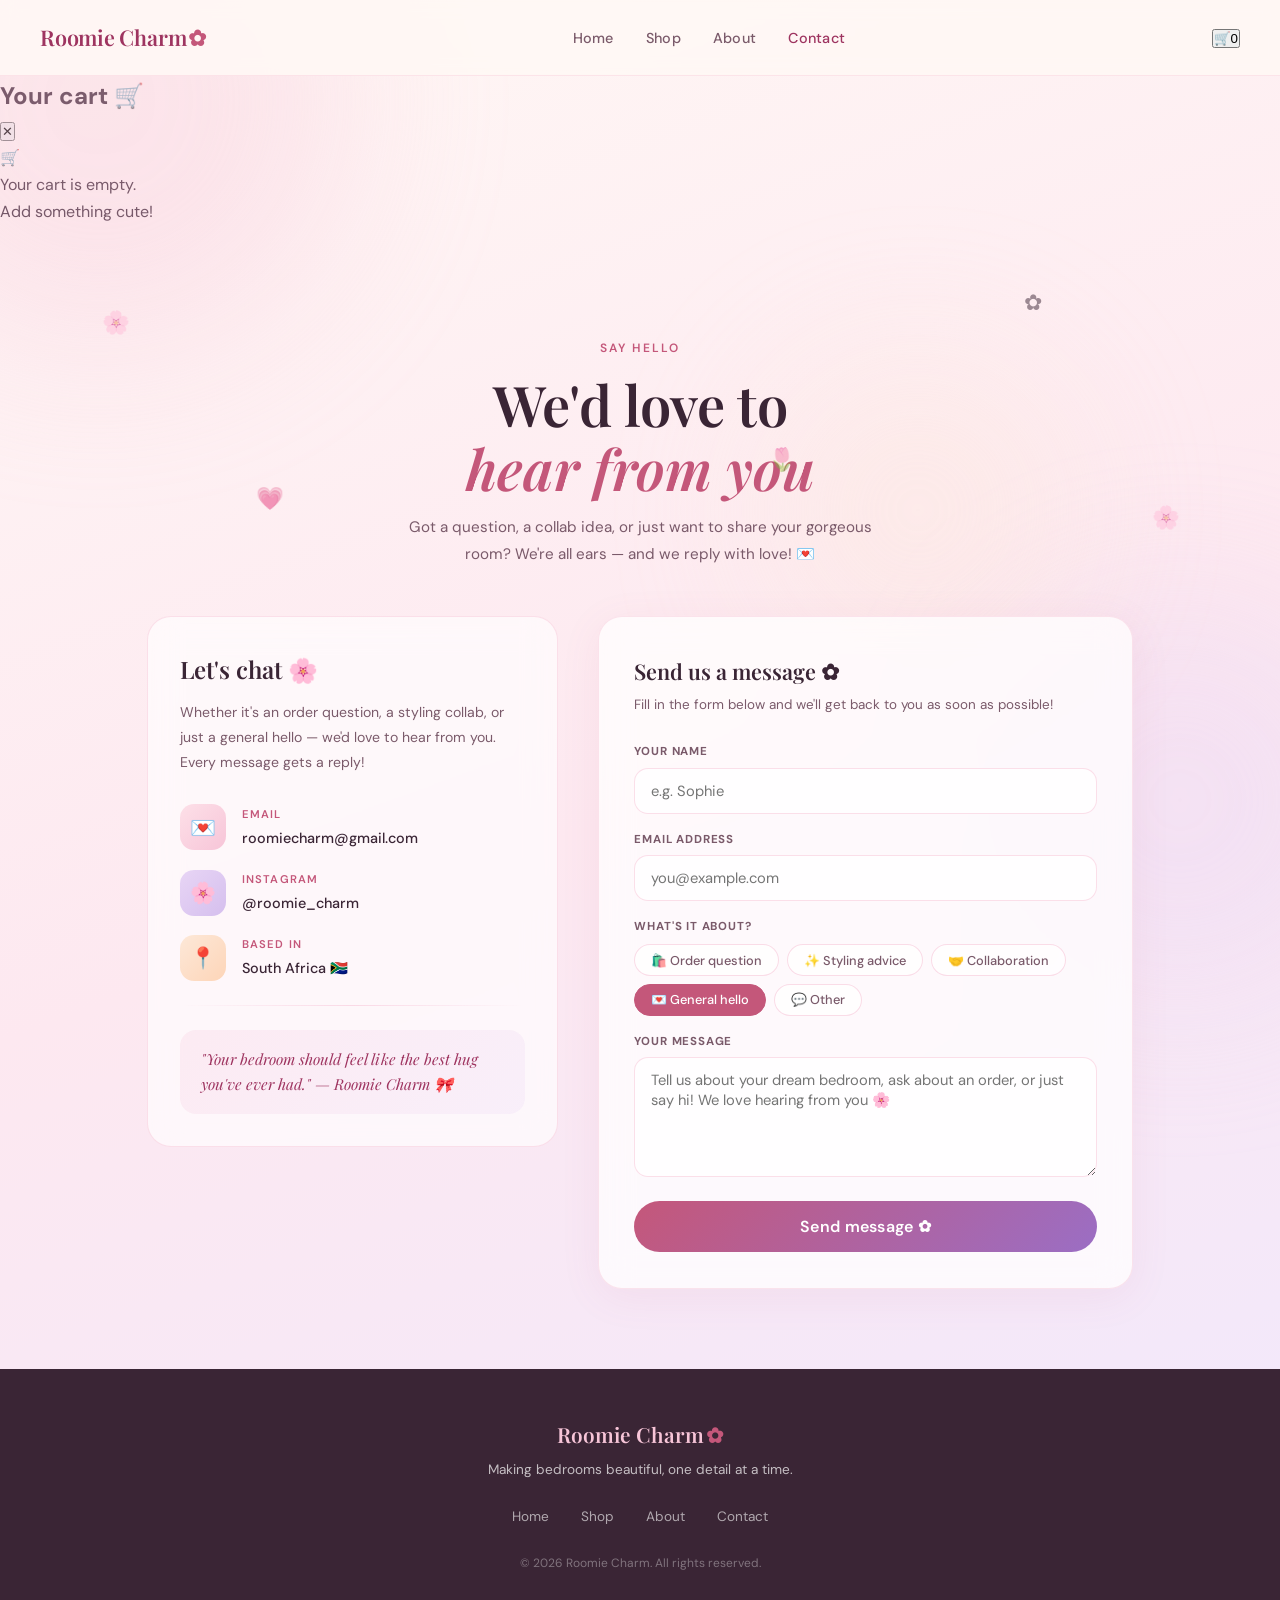
<file: contact.html>
<!DOCTYPE html>
<html lang="en">
<head>
  <meta charset="UTF-8"/>
  <meta name="viewport" content="width=device-width, initial-scale=1.0"/>
  <title>Contact – Roomie Charm</title>
  <link rel="preconnect" href="https://fonts.googleapis.com"/>
  <link href="https://fonts.googleapis.com/css2?family=Playfair+Display:ital,wght@0,400;0,600;1,400&family=DM+Sans:wght@300;400;500&display=swap" rel="stylesheet"/>
  <link rel="stylesheet" href="style.css"/>
  <style>
    /* ── PAGE BACKGROUND ── */
    body { background: linear-gradient(160deg, #fff8f5 0%, #fde8f0 50%, #f0e8fd 100%); min-height: 100vh; }

    /* ── FLOATING BLOBS ── */
    .bg-blob { position: fixed; border-radius: 50%; filter: blur(80px); opacity: .35; pointer-events: none; z-index: 0; }
    .bg-blob-1 { width: 500px; height: 500px; background: #f7c5d8; top: -150px; left: -150px; }
    .bg-blob-2 { width: 400px; height: 400px; background: #e8d5f5; bottom: -100px; right: -100px; }
    .bg-blob-3 { width: 300px; height: 300px; background: #fde8d8; top: 40%; left: 60%; }

    /* ── HERO ── */
    .ct-hero {
      position: relative; z-index: 1;
      text-align: center;
      padding: 7rem 2rem 3rem;
    }
    .ct-hero .eyebrow {
      font-size: .75rem; font-weight: 600; text-transform: uppercase;
      letter-spacing: .18em; color: #c4577a; margin-bottom: .8rem;
    }
    .ct-hero h1 {
      font-family: 'Playfair Display', serif;
      font-size: clamp(2.2rem, 5vw, 3.5rem);
      font-weight: 600; color: #3a2535; line-height: 1.15; margin-bottom: .8rem;
    }
    .ct-hero h1 em { font-style: italic; color: #c4577a; }
    .ct-hero p { font-size: .95rem; color: #7a5a6a; max-width: 480px; margin: 0 auto; line-height: 1.8; }

    /* ── FLOATING PETALS ── */
    .petals { position: absolute; inset: 0; pointer-events: none; overflow: hidden; }
    .petal {
      position: absolute; font-size: 1.4rem; opacity: .5;
      animation: floatPetal 8s ease-in-out infinite;
    }
    .petal:nth-child(1) { left: 8%;  top: 20%; animation-delay: 0s;   animation-duration: 7s; }
    .petal:nth-child(2) { left: 80%; top: 15%; animation-delay: 1.5s; animation-duration: 9s; }
    .petal:nth-child(3) { left: 60%; top: 55%; animation-delay: 3s;   animation-duration: 6s; }
    .petal:nth-child(4) { left: 20%; top: 65%; animation-delay: 2s;   animation-duration: 8s; }
    .petal:nth-child(5) { left: 90%; top: 70%; animation-delay: 4s;   animation-duration: 7s; }
    @keyframes floatPetal {
      0%, 100% { transform: translateY(0) rotate(0deg); }
      50%       { transform: translateY(-18px) rotate(12deg); }
    }

    /* ── MAIN LAYOUT ── */
    .ct-wrap {
      position: relative; z-index: 1;
      max-width: 1050px; margin: 0 auto;
      padding: 0 2rem 5rem;
      display: grid;
      grid-template-columns: 1fr 1.3fr;
      gap: 2.5rem;
      align-items: start;
    }

    /* ── INFO PANEL ── */
    .ct-info-panel {
      background: rgba(255,255,255,.65);
      backdrop-filter: blur(16px);
      border: 1px solid rgba(247,197,216,.5);
      border-radius: 24px;
      padding: 2rem;
      position: sticky;
      top: 90px;
    }
    .ct-info-panel h2 {
      font-family: 'Playfair Display', serif;
      font-size: 1.5rem; font-weight: 600; color: #3a2535; margin-bottom: .6rem;
    }
    .ct-info-panel > p { font-size: .88rem; color: #7a5a6a; line-height: 1.8; margin-bottom: 1.8rem; }

    .ct-detail { display: flex; align-items: center; gap: 1rem; margin-bottom: 1.2rem; }
    .ct-detail-icon {
      width: 46px; height: 46px; border-radius: 14px; flex-shrink: 0;
      display: flex; align-items: center; justify-content: center; font-size: 1.3rem;
    }
    .icon-pink  { background: linear-gradient(135deg, #fde0e8, #f7c5d8); }
    .icon-lav   { background: linear-gradient(135deg, #e8d5f5, #d5bfee); }
    .icon-peach { background: linear-gradient(135deg, #fde8d8, #fdd5b8); }
    .ct-detail-label { font-size: .7rem; text-transform: uppercase; letter-spacing: .1em; color: #c4577a; font-weight: 600; margin-bottom: 2px; }
    .ct-detail-val   { font-size: .9rem; color: #3a2535; font-weight: 500; }

    /* little divider */
    .ct-divider { height: 1px; background: linear-gradient(90deg, transparent, rgba(247,197,216,.6), transparent); margin: 1.5rem 0; }

    /* vibe quote */
    .ct-quote {
      background: linear-gradient(135deg, rgba(247,197,216,.25), rgba(232,213,245,.25));
      border-radius: 16px; padding: 1.1rem 1.3rem;
      font-family: 'Playfair Display', serif;
      font-size: .95rem; font-style: italic; color: #9e3460; line-height: 1.6;
    }

    /* ── FORM CARD ── */
    .ct-form-card {
      background: rgba(255,255,255,.75);
      backdrop-filter: blur(16px);
      border: 1px solid rgba(247,197,216,.45);
      border-radius: 24px;
      padding: 2.2rem;
      box-shadow: 0 8px 40px rgba(196,87,122,.08);
    }
    .ct-form-card h3 {
      font-family: 'Playfair Display', serif;
      font-size: 1.35rem; font-weight: 600; color: #3a2535;
      margin-bottom: .3rem;
    }
    .ct-form-card .form-sub { font-size: .84rem; color: #7a5a6a; margin-bottom: 1.6rem; }

    /* fields */
    .fg { display: flex; flex-direction: column; gap: .35rem; margin-bottom: 1rem; }
    .fg label {
      font-size: .72rem; font-weight: 700; text-transform: uppercase;
      letter-spacing: .07em; color: #7a5a6a;
    }
    .fg input, .fg select, .fg textarea {
      font-family: 'DM Sans', sans-serif; font-size: .92rem;
      padding: .75rem 1rem;
      border: 1.5px solid rgba(247,197,216,.55);
      border-radius: 14px;
      background: rgba(255,255,255,.8);
      color: #3a2535; outline: none;
      transition: border-color .2s, box-shadow .2s;
      width: 100%;
    }
    .fg input:focus, .fg select:focus, .fg textarea:focus {
      border-color: #c4577a;
      box-shadow: 0 0 0 3px rgba(196,87,122,.1);
    }
    .fg textarea { resize: vertical; min-height: 120px; }

    /* topic chips */
    .topic-chips { display: flex; flex-wrap: wrap; gap: .5rem; margin-bottom: 1rem; }
    .chip {
      padding: .4rem 1rem; border-radius: 50px; font-size: .8rem; font-weight: 500;
      border: 1.5px solid rgba(247,197,216,.6); background: rgba(255,255,255,.7);
      color: #7a5a6a; cursor: pointer; transition: all .2s; font-family: 'DM Sans', sans-serif;
    }
    .chip:hover, .chip.selected {
      background: #c4577a; border-color: #c4577a; color: #fff;
    }
    .topic-label { font-size: .72rem; font-weight: 700; text-transform: uppercase; letter-spacing: .07em; color: #7a5a6a; margin-bottom: .5rem; }

    /* submit btn */
    .ct-submit {
      width: 100%; padding: .95rem;
      background: linear-gradient(135deg, #c4577a, #9b6ec4);
      color: #fff; border: none; border-radius: 50px;
      font-size: 1rem; font-weight: 600; cursor: pointer;
      font-family: 'DM Sans', sans-serif;
      transition: transform .2s, box-shadow .2s;
      margin-top: .5rem; letter-spacing: .02em;
    }
    .ct-submit:hover { transform: translateY(-2px); box-shadow: 0 8px 24px rgba(196,87,122,.35); }
    .ct-submit:disabled { opacity: .6; cursor: not-allowed; transform: none; box-shadow: none; }

    /* success */
    .ct-success {
      display: none; margin-top: 1rem;
      background: linear-gradient(135deg, rgba(247,197,216,.3), rgba(232,213,245,.3));
      border: 1px solid rgba(247,197,216,.6);
      border-radius: 16px; padding: 1.2rem 1.4rem; text-align: center;
    }
    .ct-success .s-icon { font-size: 2.2rem; display: block; margin-bottom: .4rem; animation: bop .8s ease infinite alternate; }
    @keyframes bop { from { transform: translateY(0); } to { transform: translateY(-6px); } }
    .ct-success p { font-family: 'Playfair Display', serif; font-size: 1rem; color: #9e3460; font-weight: 600; margin-bottom: .2rem; }
    .ct-success span { font-size: .82rem; color: #7a5a6a; }

    /* error */
    .ct-error {
      display: none; margin-top: 1rem;
      background: #fde8e8; border: 1px solid #f5c6cb;
      border-radius: 14px; padding: .9rem 1.1rem;
      font-size: .85rem; color: #c0392b; text-align: center;
    }

    /* ── FOOTER ── */
    .footer { position: relative; z-index: 1; }

    /* ── RESPONSIVE ── */
    @media (max-width: 750px) {
      .ct-wrap { grid-template-columns: 1fr; }
      .ct-info-panel { position: static; }
      .ct-hero { padding: 6rem 1.5rem 2.5rem; }
    }
  </style>
</head>
<body>

<!-- blobs -->
<div class="bg-blob bg-blob-1"></div>
<div class="bg-blob bg-blob-2"></div>
<div class="bg-blob bg-blob-3"></div>

<!-- NAV -->
<nav class="nav">
  <a href="index.html" class="logo">Roomie Charm<span class="dot">✿</span></a>
  <ul class="nav-links">
    <li><a href="index.html">Home</a></li>
    <li><a href="shop.html">Shop</a></li>
    <li><a href="about.html">About</a></li>
    <li><a href="contact.html" class="active">Contact</a></li>
  </ul>
  <div class="nav-right">
    <button class="cart-btn" onclick="RC.openDrawer()" aria-label="View cart">
      🛒<span class="cart-count hidden" id="cartCount">0</span>
    </button>
    <button class="hamburger" onclick="RC.toggleMenu()" aria-label="Menu">☰</button>
  </div>
</nav>
<div class="mobile-menu" id="mobileMenu">
  <a href="index.html">Home</a>
  <a href="shop.html">Shop</a>
  <a href="about.html">About</a>
  <a href="contact.html">Contact</a>
</div>

<!-- CART DRAWER -->
<div class="cart-overlay" id="cartOverlay" onclick="RC.closeDrawer()"></div>
<div class="cart-drawer" id="cartDrawer" role="dialog" aria-label="Shopping cart">
  <div class="cart-header">
    <h2>Your cart 🛒</h2>
    <button class="cart-close" onclick="RC.closeDrawer()">✕</button>
  </div>
  <div class="cart-items" id="cartItemsList"></div>
  <div class="cart-footer" id="cartFooter" style="display:none;">
    <div class="cart-subtotal"><span>Subtotal</span><span id="cartSubtotal">R0.00</span></div>
    <div class="cart-subtotal"><span>Shipping</span><span id="cartShipping">R60.00</span></div>
    <div class="cart-total"><span>Total</span><span id="cartGrandTotal">R0.00</span></div>
    <a href="checkout.html" class="btn-primary btn-full" onclick="RC.closeDrawer()">Checkout ✿</a>
  </div>
</div>

<!-- HERO -->
<div class="ct-hero">
  <div class="petals">
    <span class="petal">🌸</span>
    <span class="petal">✿</span>
    <span class="petal">🌷</span>
    <span class="petal">💗</span>
    <span class="petal">🌸</span>
  </div>
  <p class="eyebrow">say hello</p>
  <h1>We'd love to<br/><em>hear from you</em></h1>
  <p>Got a question, a collab idea, or just want to share your gorgeous room? We're all ears — and we reply with love! 💌</p>
</div>

<!-- MAIN CONTENT -->
<div class="ct-wrap">

  <!-- LEFT: INFO PANEL -->
  <div class="ct-info-panel">
    <h2>Let's chat 🌸</h2>
    <p>Whether it's an order question, a styling collab, or just a general hello — we'd love to hear from you. Every message gets a reply!</p>

    <div class="ct-detail">
      <div class="ct-detail-icon icon-pink">💌</div>
      <div>
        <p class="ct-detail-label">Email</p>
        <p class="ct-detail-val">roomiecharm@gmail.com</p>
      </div>
    </div>
    <div class="ct-detail">
      <div class="ct-detail-icon icon-lav">🌸</div>
      <div>
        <p class="ct-detail-label">Instagram</p>
        <p class="ct-detail-val">@roomie_charm</p>
        
    </div>
    </div>
    <div class="ct-detail">
      <div class="ct-detail-icon icon-peach">📍</div>
      <div>
        <p class="ct-detail-label">Based in</p>
        <p class="ct-detail-val">South Africa 🇿🇦</p>
      </div>
    </div>

    <div class="ct-divider"></div>

    <div class="ct-quote">
      "Your bedroom should feel like the best hug you've ever had." — Roomie Charm 🎀
    </div>
  </div>

  <!-- RIGHT: FORM -->
  <div class="ct-form-card">
    <h3>Send us a message ✿</h3>
    <p class="form-sub">Fill in the form below and we'll get back to you as soon as possible!</p>

    <form
      action="https://formspree.io/f/mkolzjww"
      method="POST"
      id="contactForm"
      onsubmit="handleSubmit(event)"
    >
      <input type="hidden" name="_subject" value="New message from Roomie Charm 🌸"/>
      <input type="text"   name="_gotcha"  style="display:none"/>
      <input type="hidden" name="subject"  id="hiddenSubject" value="General hello"/>
 
      <div class="fg">
        <label>Your name</label>
        <input type="text" name="name" placeholder="e.g. Sophie" required/>
      </div>
      <div class="fg">
        <label>Email address</label>
        <input type="email" name="email" placeholder="you@example.com" required/>
      </div>

      <!-- Topic chips instead of boring dropdown -->
      <div>
        <p class="topic-label">What's it about?</p>
        <div class="topic-chips">
          <button type="button" class="chip" onclick="selectTopic(this,'Order question')">🛍️ Order question</button>
          <button type="button" class="chip" onclick="selectTopic(this,'Styling advice')">✨ Styling advice</button>
          <button type="button" class="chip" onclick="selectTopic(this,'Collaboration')">🤝 Collaboration</button>
          <button type="button" class="chip selected" onclick="selectTopic(this,'General hello')">💌 General hello</button>
          <button type="button" class="chip" onclick="selectTopic(this,'Other')">💬 Other</button>
        </div>
      </div>

      <div class="fg">
        <label>Your message</label>
        <textarea name="message" placeholder="Tell us about your dream bedroom, ask about an order, or just say hi! We love hearing from you 🌸" required></textarea>
      </div>

      <button type="submit" class="ct-submit" id="submitBtn">Send message ✿</button>

      <!-- Success -->
      <div class="ct-success" id="successMsg">
        <span class="s-icon">🎀</span>
        <p>Message sent!</p>
        <span>I'll reply to your email soon — thank you for reaching out! 💌</span>
      </div>

      <!-- Error -->
      <div class="ct-error" id="errorMsg">
        😢 Something went wrong — please email me directly at <strong>roomiecharm@gmailcom</strong>
      </div>
    </form>
  </div>

</div>

<!-- FOOTER -->
<footer class="footer">
  <div class="footer-inner">
    <p class="footer-logo">Roomie Charm<span class="dot">✿</span></p>
    <p class="footer-tagline">Making bedrooms beautiful, one detail at a time.</p>
    <nav class="footer-nav">
      <a href="index.html">Home</a>
      <a href="shop.html">Shop</a>
      <a href="about.html">About</a>
      <a href="contact.html">Contact</a>
    </nav>
    <p class="footer-copy">© 2026 Roomie Charm. All rights reserved.</p>
  </div>
</footer>

<script src="cart.js"></script>
<script>
  function selectTopic(el, topic) {
    document.querySelectorAll('.chip').forEach(c => c.classList.remove('selected'));
    el.classList.add('selected');
    document.getElementById('hiddenSubject').value = topic;
  }

  async function handleSubmit(e) {
    e.preventDefault();
    const form    = e.target;
    const btn     = document.getElementById('submitBtn');
    const success = document.getElementById('successMsg');
    const error   = document.getElementById('errorMsg');

    btn.textContent = 'Sending... 💌';
    btn.disabled    = true;
    success.style.display = 'none';
    error.style.display   = 'none';

    try {
      const res = await fetch(form.action, {
        method:  'POST',
        body:    new FormData(form),
        headers: { 'Accept': 'application/json' }
      });
      if (res.ok) {
        success.style.display = 'block';
        form.reset();
        // reset chips
        document.querySelectorAll('.chip').forEach(c => c.classList.remove('selected'));
        document.querySelector('.chip:nth-child(4)').classList.add('selected');
        btn.textContent = 'Send message ✿';
        btn.disabled    = false;
      } else {
        throw new Error('fail');
      }
    } catch {
      error.style.display = 'block';
      btn.textContent = 'Send message ✿';
      btn.disabled    = false;
    }
  }
</script>
</body>
</html>
</file>
<file: style.css>
/* ===== ROOMIE CHARM — Global Styles ===== */

*, *::before, *::after { box-sizing: border-box; margin: 0; padding: 0; }

:root {
  --pink:      #f7c5d8;
  --pink-dark: #c4577a;
  --pink-deep: #9e3460;
  --lav:       #e8d5f5;
  --lav-dark:  #9b6ec4;
  --peach:     #fde8d8;
  --rose:      #fde0e8;
  --cream:     #fff8f5;
  --text:      #3a2535;
  --text-muted:#7a5a6a;
  --white:     #ffffff;
  --radius:    16px;
  --radius-sm: 10px;
}

body {
  font-family: 'DM Sans', sans-serif;
  background: var(--cream);
  color: var(--text);
  line-height: 1.7;
  font-size: 16px;
}

/* ===== NAV ===== */
.nav {
  display: flex;
  align-items: center;
  justify-content: space-between;
  padding: 1.2rem 2.5rem;
  background: rgba(255,248,245,0.92);
  backdrop-filter: blur(8px);
  position: sticky;
  top: 0;
  z-index: 100;
  border-bottom: 1px solid rgba(247,197,216,0.4);
}

.logo {
  font-family: 'Playfair Display', serif;
  font-size: 1.35rem;
  font-weight: 600;
  color: var(--pink-deep);
  text-decoration: none;
  letter-spacing: -0.01em;
}

.dot { color: var(--pink-dark); margin-left: 2px; }

.nav-links {
  list-style: none;
  display: flex;
  gap: 2rem;
}

.nav-links a {
  text-decoration: none;
  font-size: 0.9rem;
  font-weight: 500;
  color: var(--text-muted);
  transition: color 0.2s;
  letter-spacing: 0.02em;
}

.nav-links a:hover,
.nav-links a.active { color: var(--pink-deep); }

.hamburger {
  display: none;
  background: none;
  border: none;
  font-size: 1.4rem;
  cursor: pointer;
  color: var(--pink-deep);
}

.mobile-menu {
  display: none;
  flex-direction: column;
  gap: 0;
  background: var(--white);
  border-bottom: 1px solid var(--pink);
}

.mobile-menu.open { display: flex; }

.mobile-menu a {
  padding: 1rem 2rem;
  text-decoration: none;
  font-size: 0.95rem;
  font-weight: 500;
  color: var(--text);
  border-bottom: 1px solid rgba(247,197,216,0.3);
}

/* ===== BUTTONS ===== */
.btn-primary {
  display: inline-block;
  background: var(--pink-dark);
  color: var(--white);
  padding: 0.8rem 1.8rem;
  border-radius: 50px;
  font-size: 0.9rem;
  font-weight: 500;
  text-decoration: none;
  border: none;
  cursor: pointer;
  transition: background 0.2s, transform 0.15s;
  font-family: 'DM Sans', sans-serif;
}
.btn-primary:hover { background: var(--pink-deep); transform: translateY(-1px); }

.btn-ghost {
  display: inline-block;
  background: transparent;
  color: var(--pink-dark);
  padding: 0.8rem 1.8rem;
  border-radius: 50px;
  font-size: 0.9rem;
  font-weight: 500;
  text-decoration: none;
  border: 1.5px solid var(--pink-dark);
  transition: background 0.2s, color 0.2s;
}
.btn-ghost:hover { background: var(--pink); color: var(--pink-deep); }

.btn-full { width: 100%; text-align: center; }

/* ===== HERO ===== */
.hero {
  position: relative;
  overflow: hidden;
  padding: 5rem 2.5rem 4rem;
  display: grid;
  grid-template-columns: 1fr 1fr;
  align-items: center;
  gap: 3rem;
  max-width: 1100px;
  margin: 0 auto;
  min-height: 88vh;
}

.hero-blob {
  position: absolute;
  border-radius: 50%;
  filter: blur(60px);
  opacity: 0.55;
  pointer-events: none;
}
.blob1 { width: 420px; height: 420px; background: var(--pink); top: -80px; left: -100px; }
.blob2 { width: 320px; height: 320px; background: var(--lav); bottom: -60px; right: -60px; }

.hero-content { position: relative; z-index: 1; }

.eyebrow {
  font-size: 0.78rem;
  font-weight: 500;
  text-transform: uppercase;
  letter-spacing: 0.15em;
  color: var(--pink-dark);
  margin-bottom: 1rem;
}

.hero-content h1 {
  font-family: 'Playfair Display', serif;
  font-size: clamp(2.4rem, 5vw, 3.6rem);
  font-weight: 600;
  line-height: 1.15;
  color: var(--text);
  margin-bottom: 1.2rem;
}

.hero-content h1 em {
  font-style: italic;
  color: var(--pink-dark);
}

.hero-sub {
  font-size: 1rem;
  color: var(--text-muted);
  max-width: 420px;
  margin-bottom: 2rem;
  font-weight: 300;
  line-height: 1.8;
}

.hero-cta { display: flex; gap: 1rem; flex-wrap: wrap; }

.hero-cards {
  position: relative;
  z-index: 1;
  display: grid;
  grid-template-columns: 1fr 1fr;
  gap: 1rem;
}

.decor-card {
  border-radius: var(--radius);
  padding: 1.5rem 1.2rem;
  text-align: center;
  transition: transform 0.2s;
}
.decor-card:hover { transform: translateY(-4px); }
.card-pink { background: var(--rose); }
.card-lav  { background: var(--lav); }
.card-peach{ background: var(--peach); }
.card-rose { background: #f5e8f5; }

.card-icon { font-size: 2rem; display: block; margin-bottom: 0.5rem; }
.card-label { font-size: 0.82rem; font-weight: 500; color: var(--text-muted); }

/* ===== SECTION SHARED ===== */
.section-eyebrow {
  font-size: 0.75rem;
  text-transform: uppercase;
  letter-spacing: 0.15em;
  color: var(--pink-dark);
  font-weight: 500;
  margin-bottom: 0.6rem;
  text-align: center;
}

.section-title {
  font-family: 'Playfair Display', serif;
  font-size: clamp(1.7rem, 3vw, 2.4rem);
  font-weight: 600;
  text-align: center;
  color: var(--text);
  margin-bottom: 2.5rem;
}

/* ===== FEATURES ===== */
.features {
  padding: 5rem 2.5rem;
  max-width: 1100px;
  margin: 0 auto;
}

.features-grid {
  display: grid;
  grid-template-columns: repeat(auto-fit, minmax(260px, 1fr));
  gap: 1.5rem;
}

.feature-card {
  background: var(--white);
  border: 1px solid rgba(247,197,216,0.5);
  border-radius: var(--radius);
  padding: 2rem 1.5rem;
  transition: transform 0.2s, box-shadow 0.2s;
}
.feature-card:hover { transform: translateY(-4px); box-shadow: 0 8px 28px rgba(196,87,122,0.1); }

.feature-icon { font-size: 2rem; margin-bottom: 0.8rem; }

.feature-card h3 {
  font-family: 'Playfair Display', serif;
  font-size: 1.15rem;
  font-weight: 600;
  margin-bottom: 0.6rem;
  color: var(--text);
}

.feature-card p { font-size: 0.9rem; color: var(--text-muted); line-height: 1.7; }

/* ===== QUOTE STRIP ===== */
.quote-strip {
  background: linear-gradient(135deg, #f7c5d8 0%, #e8d5f5 100%);
  padding: 3.5rem 2rem;
  text-align: center;
}

.quote-strip p {
  font-family: 'Playfair Display', serif;
  font-size: clamp(1.2rem, 3vw, 1.7rem);
  font-style: italic;
  color: var(--pink-deep);
  margin-bottom: 0.5rem;
}

.quote-strip span { font-size: 0.85rem; color: var(--pink-dark); font-weight: 500; }

/* ===== CATEGORIES ===== */
.categories {
  padding: 5rem 2.5rem;
  max-width: 1100px;
  margin: 0 auto;
}

.cat-grid {
  display: grid;
  grid-template-columns: repeat(auto-fit, minmax(220px, 1fr));
  gap: 1.2rem;
}

.cat-card {
  border-radius: var(--radius);
  padding: 2rem 1.5rem;
  transition: transform 0.2s;
}
.cat-card:hover { transform: translateY(-4px); }

.cat-emoji { font-size: 2.5rem; display: block; margin-bottom: 0.8rem; }

.cat-card h3 {
  font-family: 'Playfair Display', serif;
  font-size: 1.1rem;
  font-weight: 600;
  color: var(--text);
  margin-bottom: 0.4rem;
}

.cat-card p { font-size: 0.85rem; color: var(--text-muted); }

/* ===== PAGE HERO (inner pages) ===== */
.page-hero {
  position: relative;
  overflow: hidden;
  padding: 5rem 2.5rem 3.5rem;
  text-align: center;
  max-width: 800px;
  margin: 0 auto;
}

.page-hero h1 {
  font-family: 'Playfair Display', serif;
  font-size: clamp(2rem, 5vw, 3rem);
  font-weight: 600;
  line-height: 1.2;
  color: var(--text);
}

.page-hero h1 em { font-style: italic; color: var(--pink-dark); }

/* ===== ABOUT ===== */
.about-story {
  max-width: 1000px;
  margin: 0 auto;
  padding: 2rem 2.5rem 4rem;
  display: grid;
  grid-template-columns: 1fr auto;
  gap: 3rem;
  align-items: start;
}

.story-text h2 {
  font-family: 'Playfair Display', serif;
  font-size: 1.7rem;
  font-weight: 600;
  color: var(--text);
  margin-bottom: 1rem;
}

.story-text p {
  color: var(--text-muted);
  margin-bottom: 1rem;
  font-size: 0.95rem;
  line-height: 1.8;
}

.story-visual { flex-shrink: 0; }

.story-blob-card {
  background: linear-gradient(135deg, var(--rose), var(--lav));
  border-radius: 50%;
  width: 200px;
  height: 200px;
  display: flex;
  flex-direction: column;
  align-items: center;
  justify-content: center;
  text-align: center;
  gap: 0.5rem;
}

.story-blob-card p { font-size: 0.85rem; font-weight: 500; color: var(--pink-deep); }

/* ===== VALUES ===== */
.values {
  background: var(--white);
  padding: 4rem 2.5rem;
}

.values-list {
  max-width: 700px;
  margin: 0 auto;
  display: flex;
  flex-direction: column;
  gap: 2rem;
}

.value-item {
  display: flex;
  gap: 1.5rem;
  align-items: flex-start;
}

.value-num {
  font-family: 'Playfair Display', serif;
  font-size: 2rem;
  font-weight: 600;
  color: var(--pink);
  line-height: 1;
  flex-shrink: 0;
  width: 3rem;
}

.value-item h3 {
  font-family: 'Playfair Display', serif;
  font-size: 1.1rem;
  font-weight: 600;
  margin-bottom: 0.3rem;
  color: var(--text);
}

.value-item p { font-size: 0.9rem; color: var(--text-muted); }

/* ===== CTA BAND ===== */
.cta-band {
  background: linear-gradient(135deg, #f7c5d8 0%, #e8d5f5 100%);
  padding: 4rem 2rem;
  text-align: center;
}

.cta-band h2 {
  font-family: 'Playfair Display', serif;
  font-size: 2rem;
  font-weight: 600;
  color: var(--pink-deep);
  margin-bottom: 0.6rem;
}

.cta-band p { color: var(--pink-dark); margin-bottom: 1.5rem; font-size: 0.95rem; }

/* ===== CONTACT ===== */
.contact-section {
  max-width: 1000px;
  margin: 0 auto;
  padding: 2rem 2.5rem 5rem;
  display: grid;
  grid-template-columns: 1fr 1.2fr;
  gap: 4rem;
  align-items: start;
}

.contact-info h2 {
  font-family: 'Playfair Display', serif;
  font-size: 1.6rem;
  font-weight: 600;
  color: var(--text);
  margin-bottom: 1rem;
}

.contact-info > p {
  font-size: 0.9rem;
  color: var(--text-muted);
  margin-bottom: 2rem;
  line-height: 1.8;
}

.contact-details { display: flex; flex-direction: column; gap: 1.2rem; }

.contact-detail-item { display: flex; align-items: flex-start; gap: 1rem; }

.contact-icon { font-size: 1.4rem; flex-shrink: 0; margin-top: 2px; }

.detail-label { font-size: 0.75rem; text-transform: uppercase; letter-spacing: 0.1em; color: var(--pink-dark); font-weight: 500; margin-bottom: 2px; }
.detail-value { font-size: 0.9rem; color: var(--text); }

/* FORM */
.contact-form { display: flex; flex-direction: column; gap: 1.2rem; }

.form-group { display: flex; flex-direction: column; gap: 0.4rem; }

.form-group label { font-size: 0.8rem; font-weight: 500; color: var(--text-muted); text-transform: uppercase; letter-spacing: 0.05em; }

.form-group input,
.form-group select,
.form-group textarea {
  font-family: 'DM Sans', sans-serif;
  font-size: 0.9rem;
  padding: 0.75rem 1rem;
  border: 1.5px solid rgba(247,197,216,0.6);
  border-radius: var(--radius-sm);
  background: var(--white);
  color: var(--text);
  outline: none;
  transition: border-color 0.2s;
  resize: vertical;
}

.form-group input:focus,
.form-group select:focus,
.form-group textarea:focus { border-color: var(--pink-dark); }

.form-success {
  display: none;
  background: #f5fde8;
  border: 1px solid #c0dd97;
  border-radius: var(--radius-sm);
  padding: 0.9rem 1rem;
  font-size: 0.9rem;
  color: #3b6d11;
  text-align: center;
}

/* ===== FOOTER ===== */
.footer {
  background: var(--text);
  color: rgba(255,255,255,0.7);
  padding: 3rem 2rem;
  text-align: center;
}

.footer-inner { max-width: 600px; margin: 0 auto; }

.footer-logo {
  font-family: 'Playfair Display', serif;
  font-size: 1.3rem;
  font-weight: 600;
  color: var(--pink);
  margin-bottom: 0.4rem;
}

.footer-tagline { font-size: 0.85rem; margin-bottom: 1.5rem; }

.footer-nav { display: flex; justify-content: center; gap: 2rem; margin-bottom: 1.5rem; flex-wrap: wrap; }

.footer-nav a { color: rgba(255,255,255,0.6); text-decoration: none; font-size: 0.85rem; transition: color 0.2s; }
.footer-nav a:hover { color: var(--pink); }

.footer-copy { font-size: 0.75rem; opacity: 0.5; }

/* ===== RESPONSIVE ===== */
@media (max-width: 768px) {
  .nav-links { display: none; }
  .hamburger { display: block; }

  .hero {
    grid-template-columns: 1fr;
    padding: 3rem 1.5rem 2rem;
    min-height: unset;
    text-align: center;
  }
  .hero-sub { margin: 0 auto 2rem; }
  .hero-cta { justify-content: center; }
  .hero-cards { max-width: 340px; margin: 0 auto; }

  .about-story {
    grid-template-columns: 1fr;
    padding: 1.5rem;
    text-align: center;
  }
  .story-visual { margin: 0 auto; }

  .contact-section { grid-template-columns: 1fr; padding: 1.5rem 1.5rem 3rem; gap: 2rem; }

  .features, .categories { padding: 3rem 1.5rem; }
}
</file>
